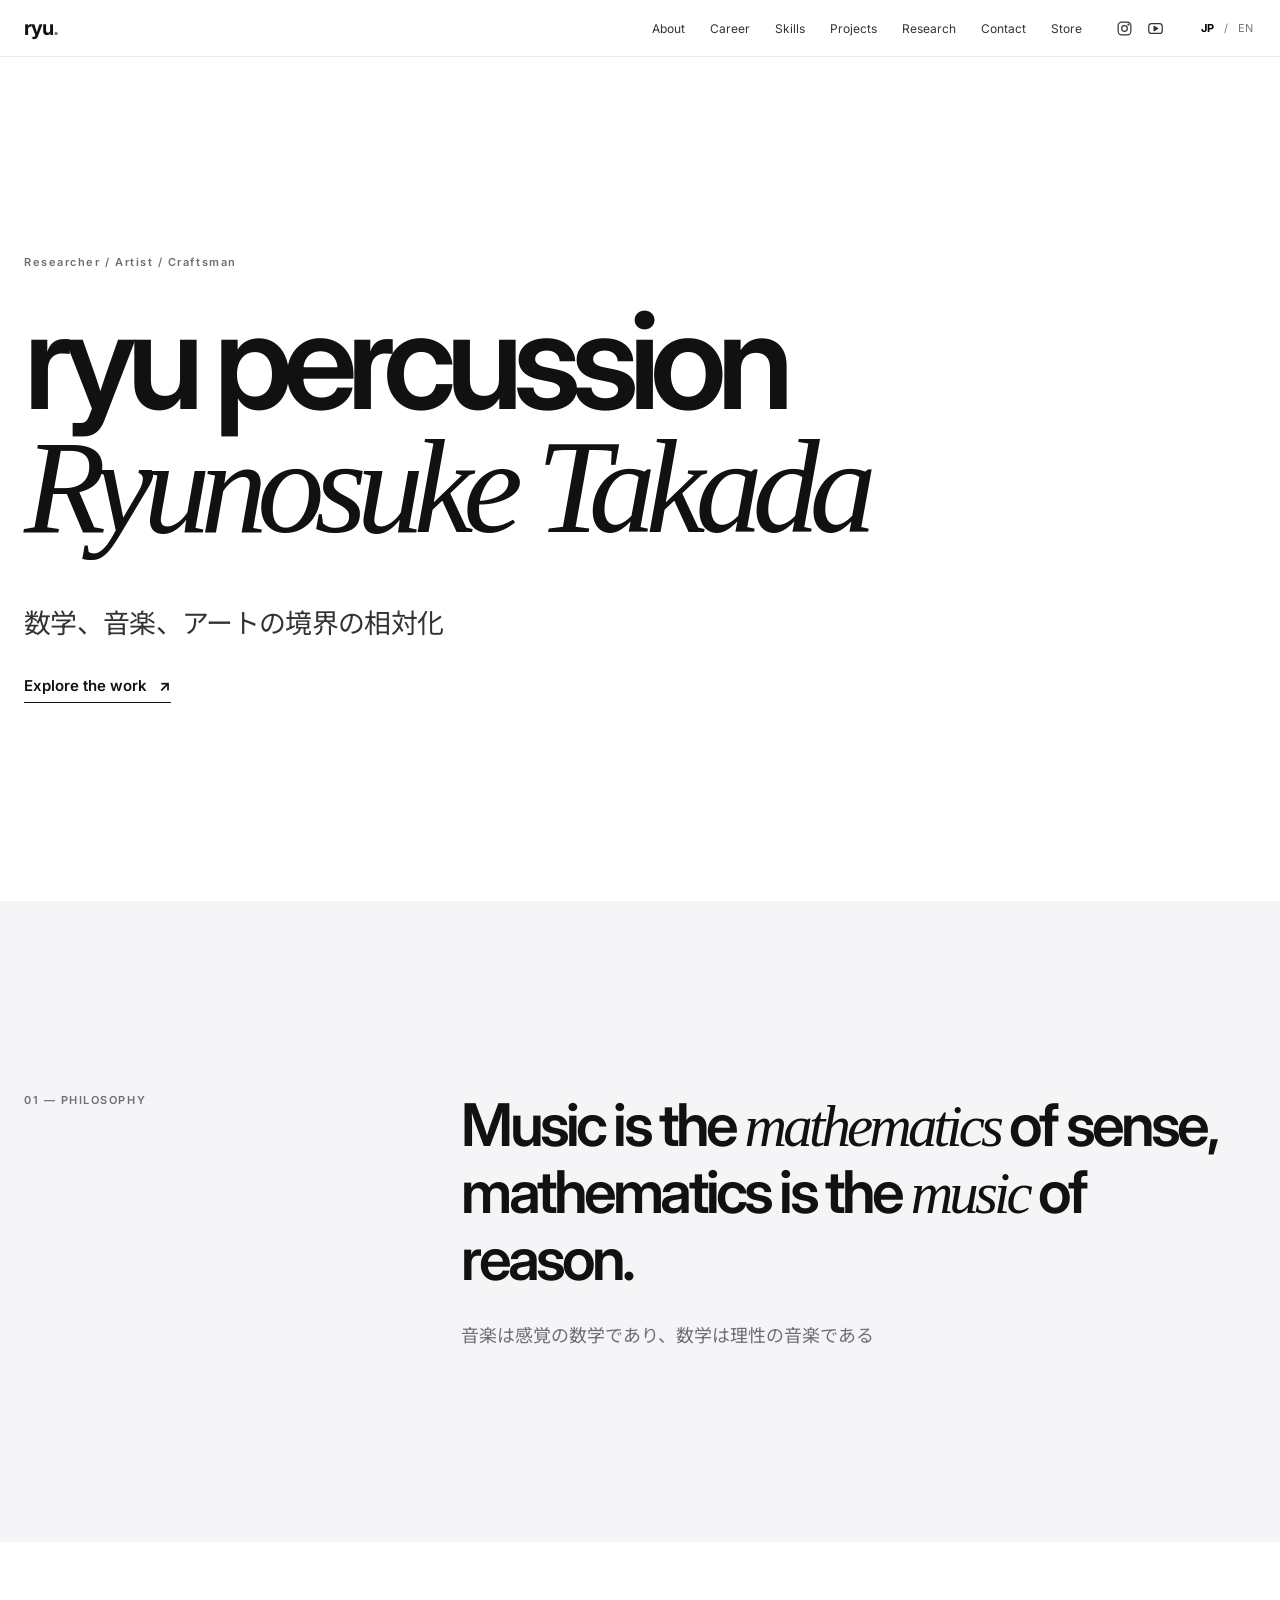
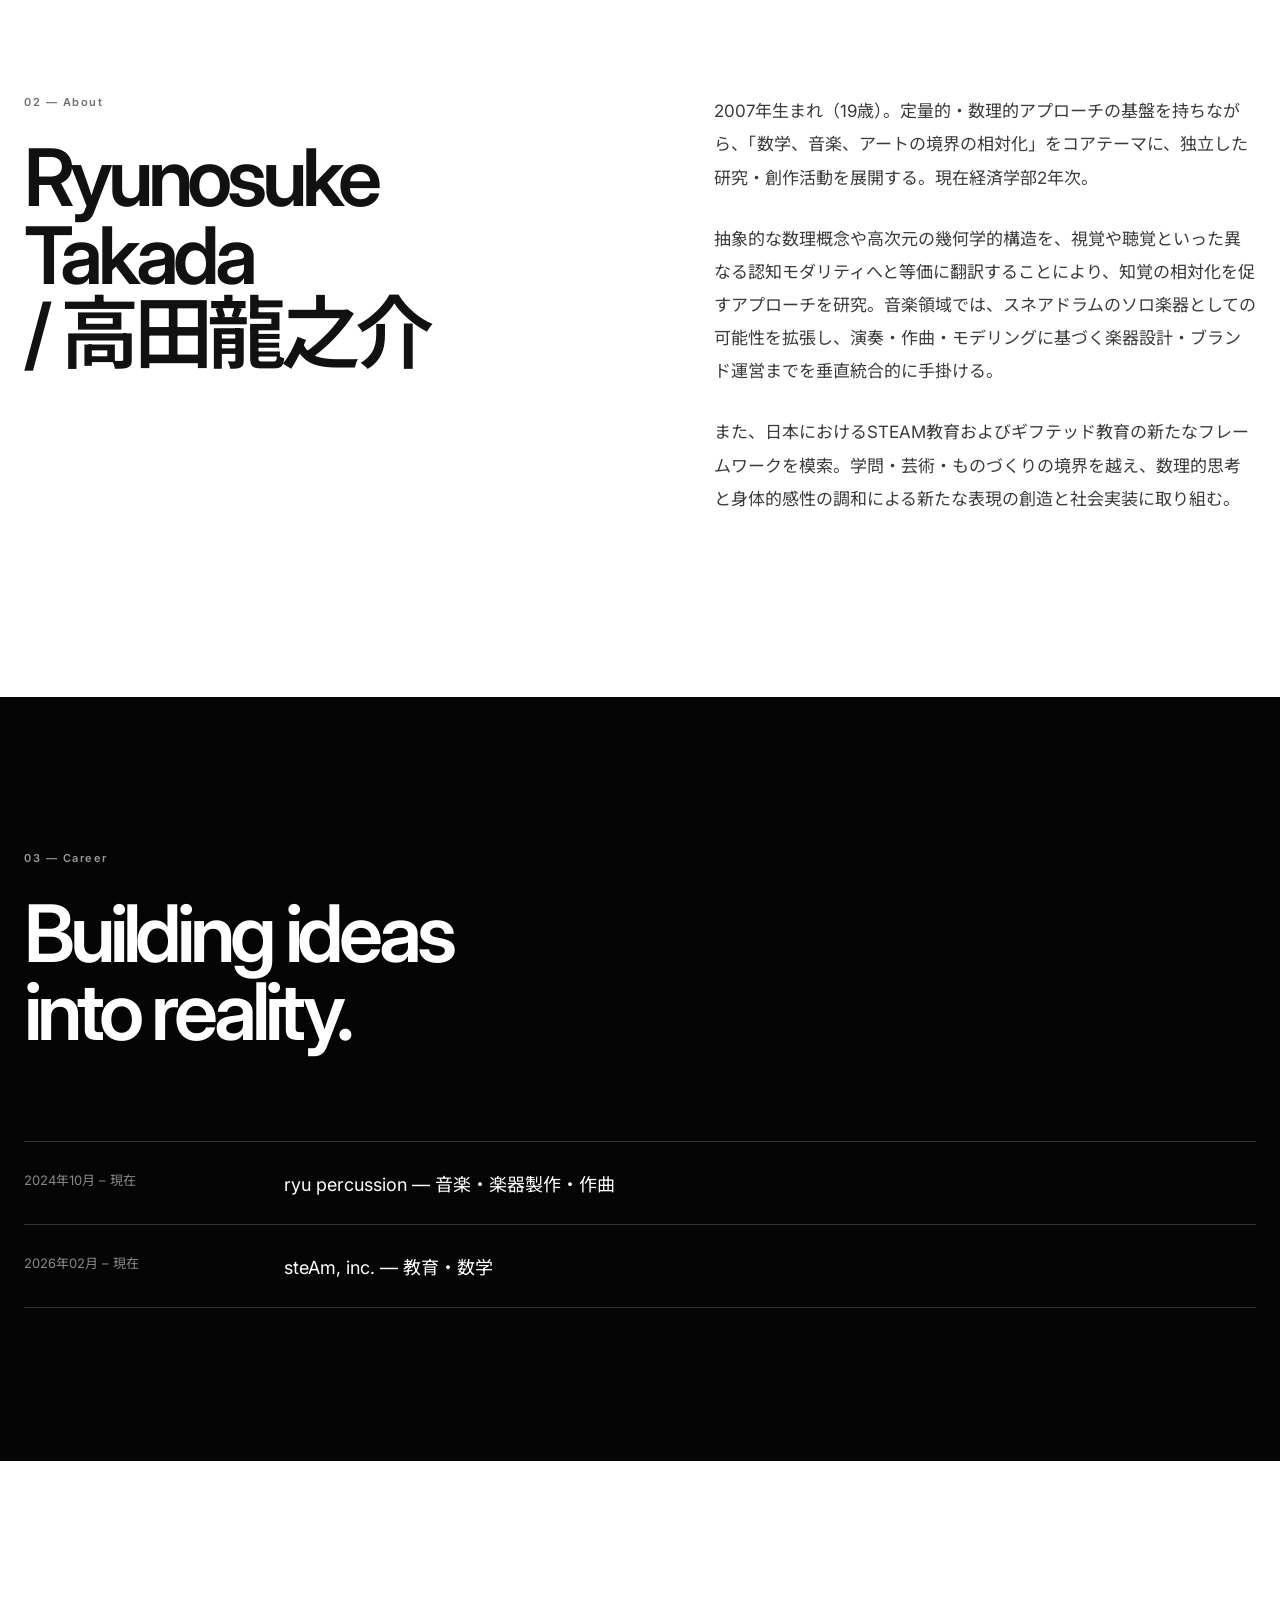
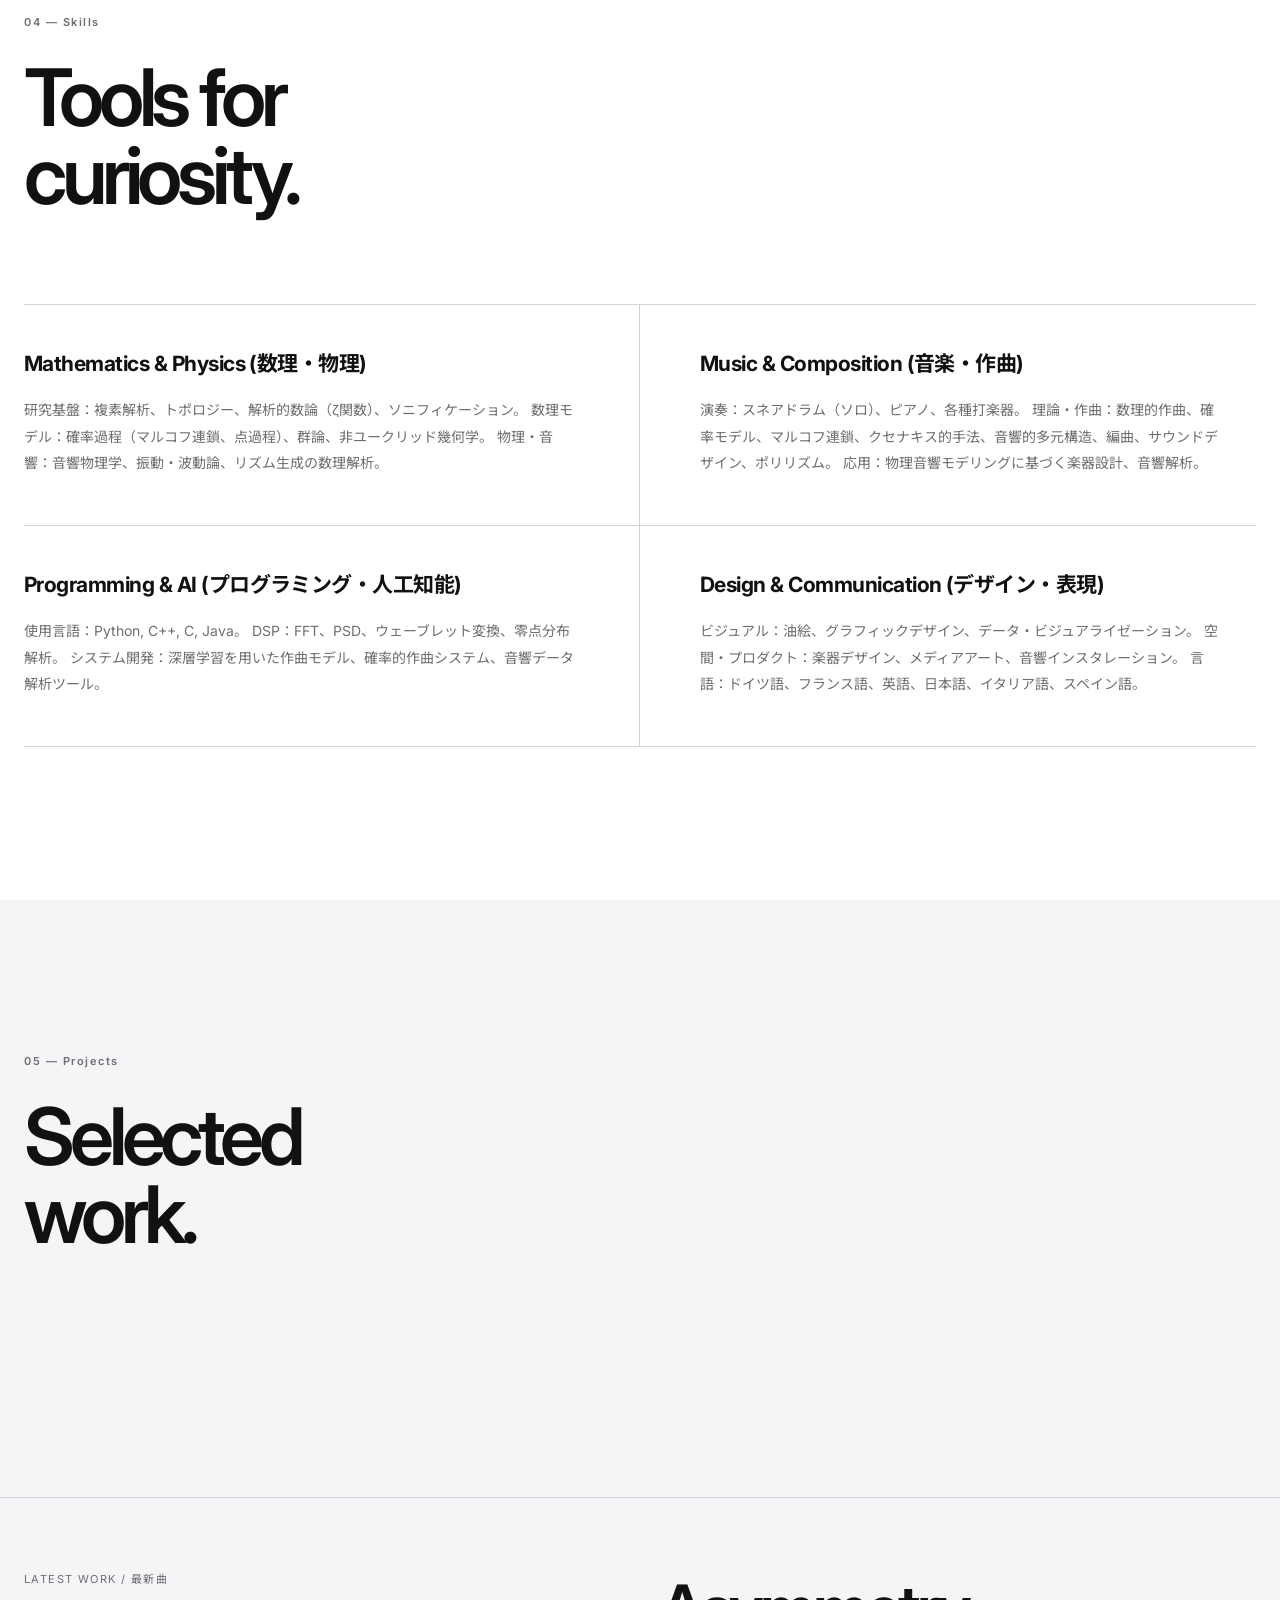
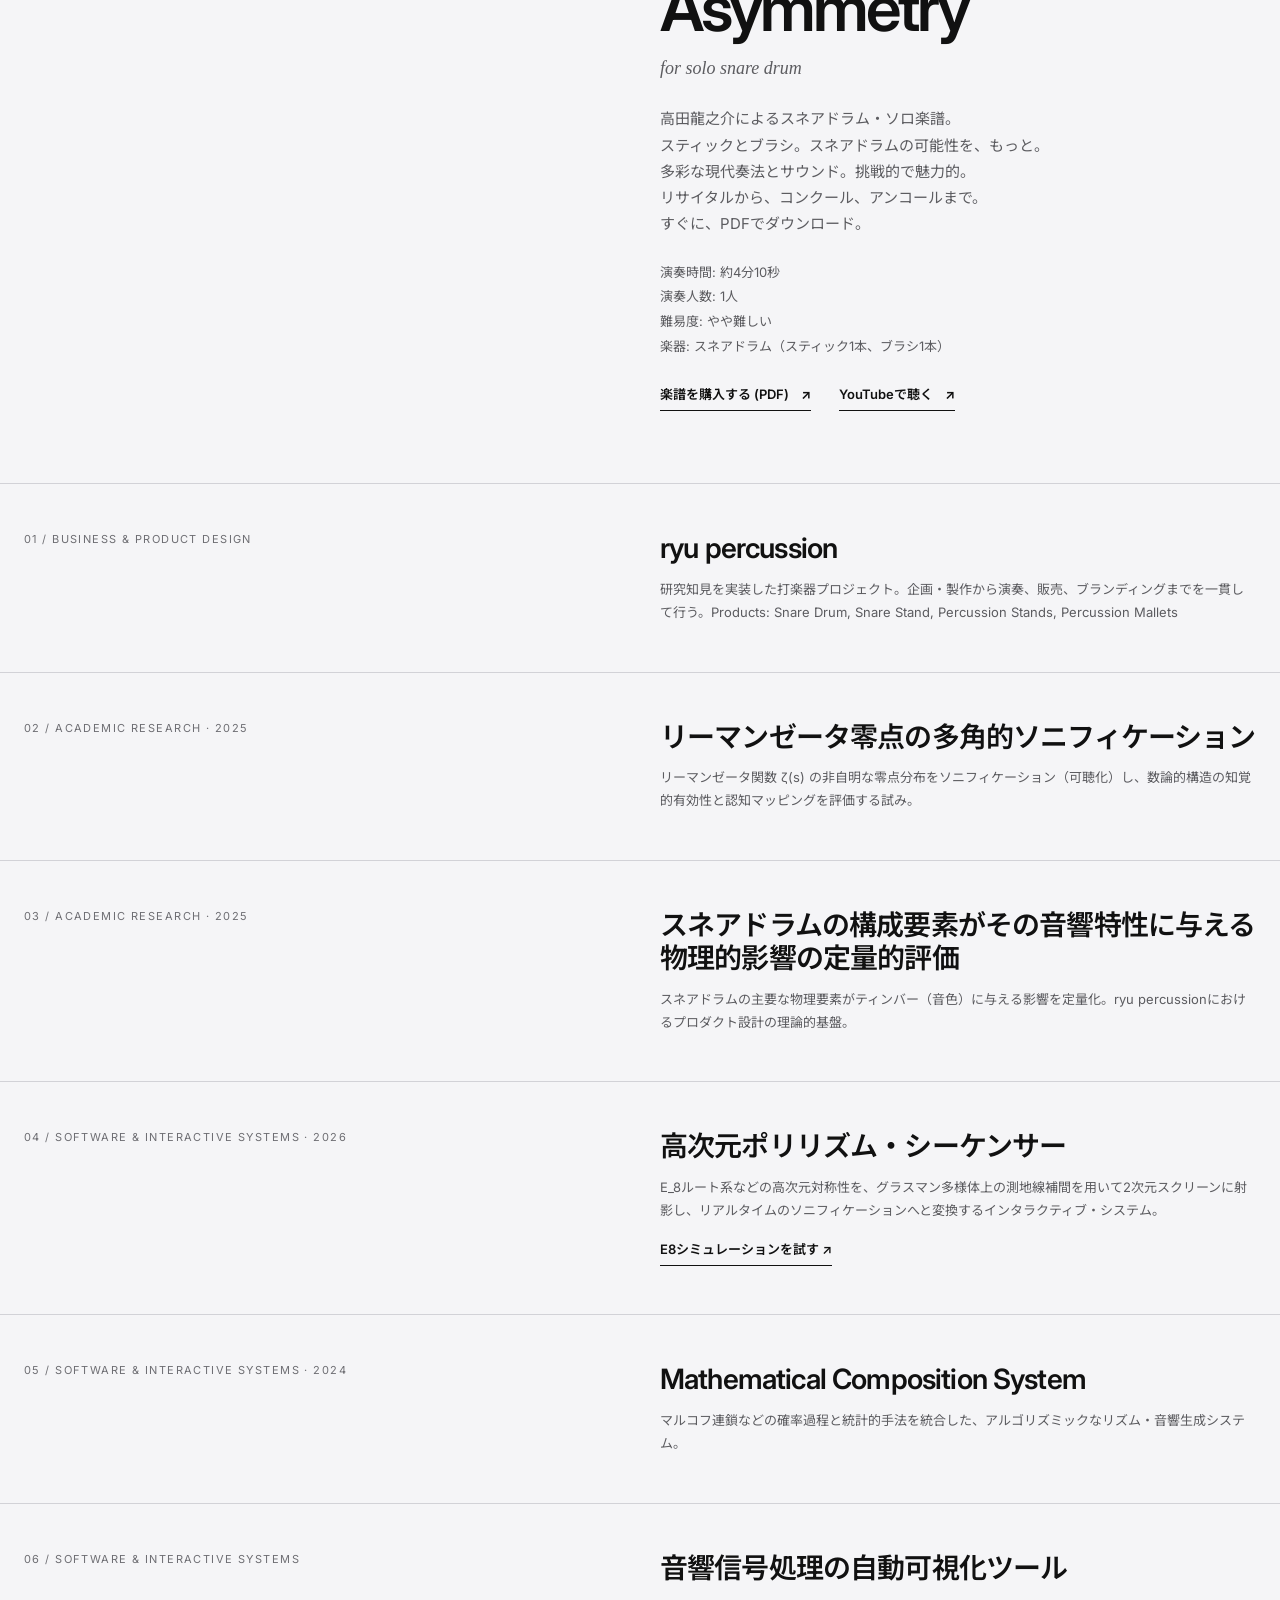
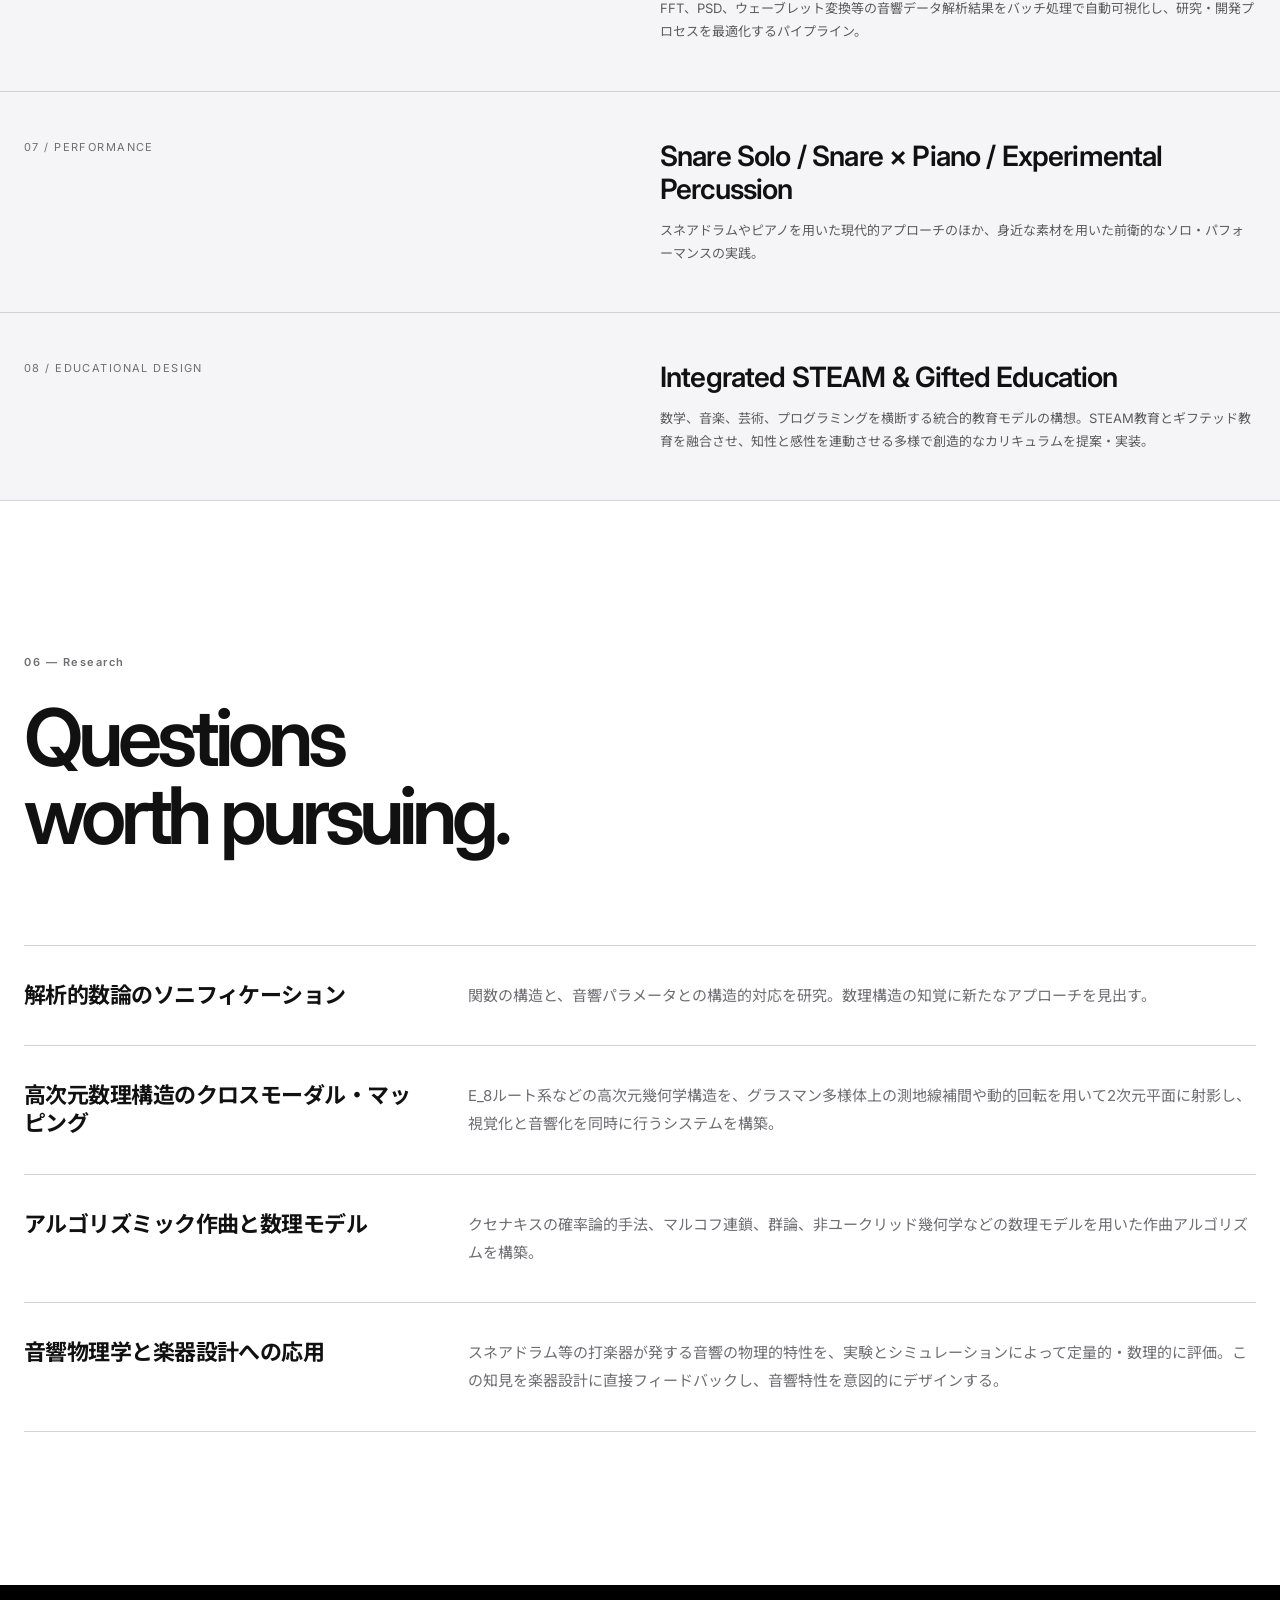
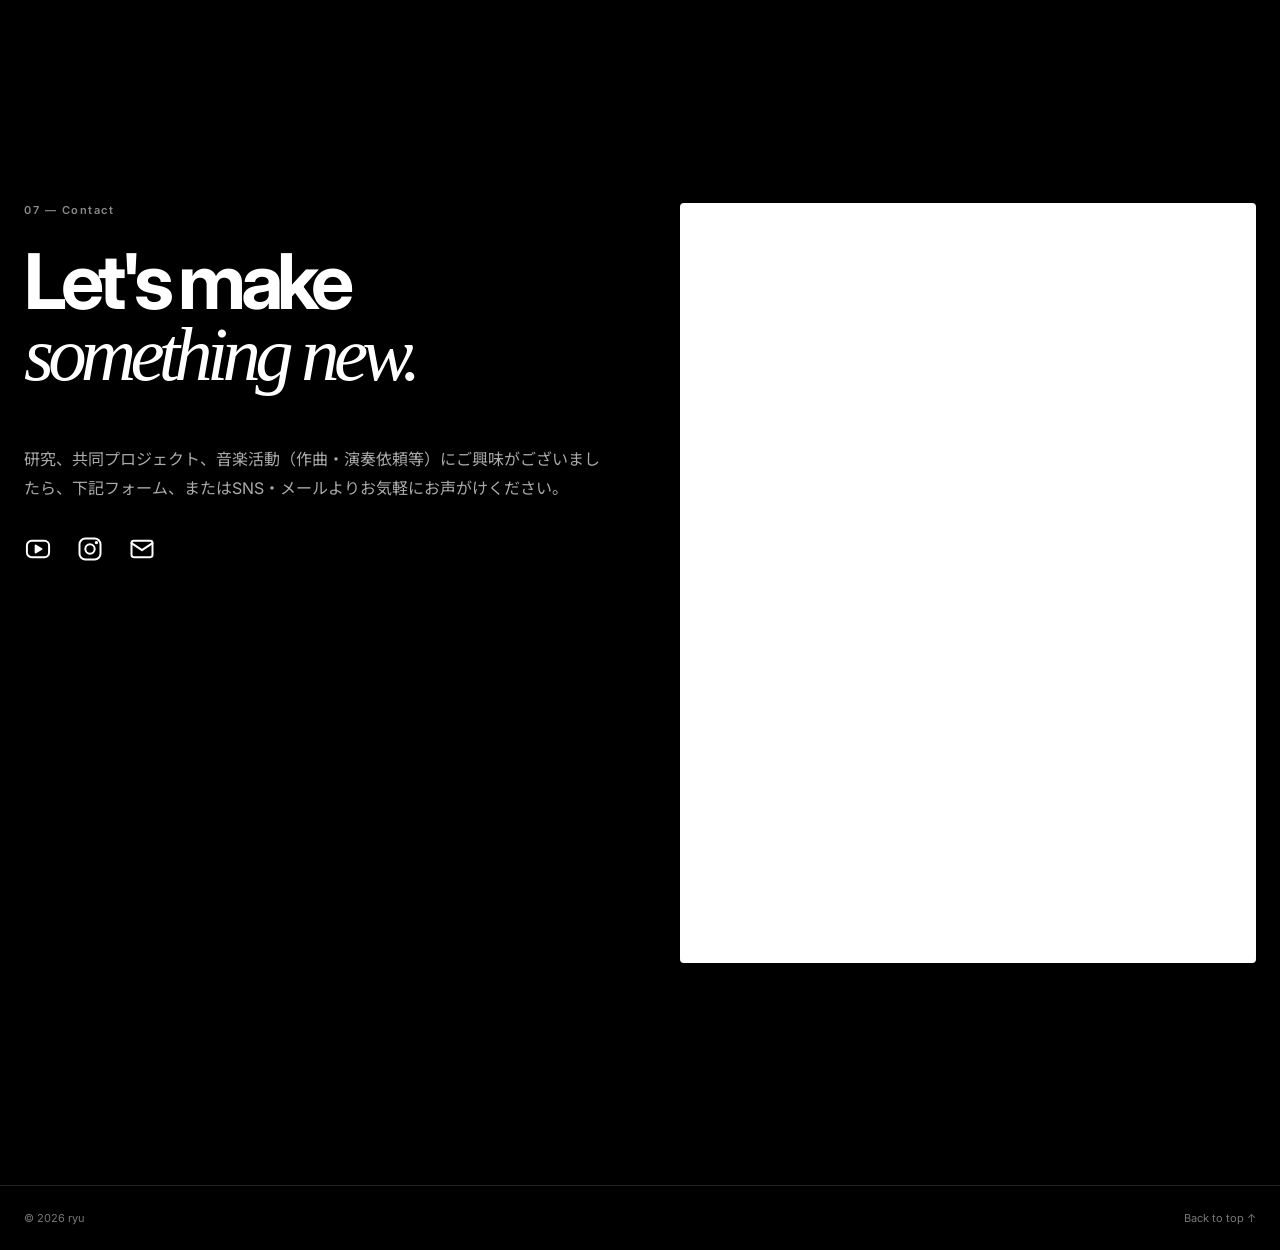
<file: index.html>
<!doctype html>
<html lang="ja">
<head>
  <meta charset="UTF-8">
  <meta name="viewport" content="width=device-width, initial-scale=1.0">
  <meta name="description" content="ryu percussion — Ryunosuke Takada">
  <title>ryu percussion — Ryunosuke Takada</title>
  <link rel="preconnect" href="https://fonts.googleapis.com">
  <link rel="preconnect" href="https://fonts.gstatic.com" crossorigin>
  <link href="https://fonts.googleapis.com/css2?family=Inter:wght@400;500;600;700&family=Noto+Sans+JP:wght@400;500;600;700&display=swap" rel="stylesheet">
  <link rel="stylesheet" href="style.css">
</head>
<body>
  <header class="site-header" id="top">
    <div class="nav-shell">
      <a class="brand" href="#top" aria-label="ryu home">ryu<span>.</span></a>
      <nav class="nav-links" aria-label="Primary">
        <a href="#about" data-i18n="nav.about">About</a>
        <a href="#career" data-i18n="nav.career">Career</a>
        <a href="#skills" data-i18n="nav.skills">Skills</a>
        <a href="#projects" data-i18n="nav.projects">Projects</a>
        <a href="#research" data-i18n="nav.research">Research</a>
        <a href="#contact" data-i18n="nav.contact">Contact</a>
        <a href="https://ryupercussion.lemonsqueezy.com/" target="_blank" rel="noopener noreferrer" data-i18n="nav.store">Store</a>
      </nav>
      <div class="social-icons">
        <a href="https://www.instagram.com/ryu_percussion/" target="_blank" rel="noopener noreferrer" aria-label="Instagram"><svg viewBox="0 0 24 24" fill="none" stroke="currentColor" stroke-width="1.7" stroke-linecap="round" stroke-linejoin="round"><rect x="3" y="3" width="18" height="18" rx="5"/><circle cx="12" cy="12" r="4"/><circle cx="17.5" cy="6.5" r=".6" fill="currentColor"/></svg></a>
        <a href="https://www.youtube.com/@ryu_percussion" target="_blank" rel="noopener noreferrer" aria-label="YouTube"><svg viewBox="0 0 24 24" fill="none" stroke="currentColor" stroke-width="1.7" stroke-linecap="round" stroke-linejoin="round"><rect x="2.5" y="5" width="19" height="14" rx="4"/><path d="M10 9l5 3-5 3z" fill="currentColor"/></svg></a>
      </div>
      <div class="lang-switch" role="group" aria-label="Language switch">
        <button class="lang-btn active" type="button" data-lang="ja" aria-pressed="true">JP</button>
        <span>/</span>
        <button class="lang-btn" type="button" data-lang="en" aria-pressed="false">EN</button>
      </div>
      <button class="menu-button" type="button" aria-label="Open menu" aria-expanded="false">
        <span></span><span></span>
      </button>
    </div>
  </header>

  <main>
    <section class="hero section-pad">
      <div class="container">
        <p class="eyebrow" data-i18n="hero.eyebrow">Researcher / Artist / Craftsman</p>
        <h1 class="hero-title" data-i18n="hero.title">ryu percussion<br><em>Ryunosuke Takada</em></h1>
        <p class="hero-lead" data-i18n="hero.lead">数学、音楽、アートの境界の相対化</p>
        <a class="text-link" href="#projects"><span data-i18n="hero.cta">Explore the work</span> <b>↗</b></a>
      </div>
    </section>

    <section class="statement">
      <div class="container statement-grid">
        <p class="section-kicker" data-i18n="statement.kicker">01 — PHILOSOPHY</p>
        <h2 data-i18n="statement.title">Abstract ideas,<br><em>made perceivable.</em></h2>
      </div>
    </section>

    <section class="content-section section-pad" id="about">
      <div class="container two-col">
        <div class="section-heading">
          <p class="section-kicker">02 — <span data-i18n="nav.about">ABOUT</span></p>
          <h2 data-i18n="about.title">A practice<br>across disciplines.</h2>
        </div>
        <div class="prose">
          <p data-i18n="about.p1"></p>
          <p data-i18n="about.p2"></p>
          <p data-i18n="about.p3"></p>
        </div>
      </div>
    </section>

    <section class="dark-section section-pad" id="career">
      <div class="container">
        <div class="section-heading light">
          <p class="section-kicker">03 — <span data-i18n="nav.career">CAREER</span></p>
          <h2 data-i18n="career.title">Building ideas<br>into reality.</h2>
        </div>
        <div id="career-list" class="timeline"></div>
      </div>
    </section>

    <section class="content-section section-pad" id="skills">
      <div class="container">
        <div class="section-heading">
          <p class="section-kicker">04 — <span data-i18n="nav.skills">SKILLS</span></p>
          <h2 data-i18n="skills.title">Tools for<br>curiosity.</h2>
        </div>
        <div id="skills-grid" class="skills-grid"></div>
      </div>
    </section>

    <section class="project-section" id="projects">
      <div class="container section-pad">
        <div class="section-heading">
          <p class="section-kicker">05 — <span data-i18n="nav.projects">PROJECTS</span></p>
          <h2 data-i18n="projects.title">Selected<br>work.</h2>
        </div>
      </div>
      <div id="project-list" class="project-list"></div>
    </section>

    <section class="content-section section-pad" id="research">
      <div class="container">
        <div class="section-heading">
          <p class="section-kicker">06 — <span data-i18n="nav.research">RESEARCH</span></p>
          <h2 data-i18n="research.title">Questions<br>worth pursuing.</h2>
        </div>
        <div id="research-list" class="research-list"></div>
      </div>
    </section>

    <section class="contact-section" id="contact">
      <div class="container contact-grid">
        <div class="contact-main">
          <p class="section-kicker">07 — <span data-i18n="nav.contact">CONTACT</span></p>
          <h2 data-i18n="contact.title">Let's make<br><em>something new.</em></h2>
          <p data-i18n="contact.body"></p>
          <div class="contact-icons">
            <a href="https://www.youtube.com/@ryu_percussion" target="_blank" rel="noopener noreferrer" aria-label="YouTube"><svg viewBox="0 0 24 24" fill="none" stroke="currentColor" stroke-width="1.7" stroke-linecap="round" stroke-linejoin="round"><rect x="2.5" y="5" width="19" height="14" rx="4"/><path d="M10 9l5 3-5 3z" fill="currentColor"/></svg></a>
            <a href="https://www.instagram.com/ryu_percussion/" target="_blank" rel="noopener noreferrer" aria-label="Instagram"><svg viewBox="0 0 24 24" fill="none" stroke="currentColor" stroke-width="1.7" stroke-linecap="round" stroke-linejoin="round"><rect x="3" y="3" width="18" height="18" rx="5"/><circle cx="12" cy="12" r="4"/><circle cx="17.5" cy="6.5" r=".6" fill="currentColor"/></svg></a>
            <a href="mailto:info.ryupercussion@gmail.com" aria-label="Email"><svg viewBox="0 0 24 24" fill="none" stroke="currentColor" stroke-width="1.7" stroke-linecap="round" stroke-linejoin="round"><rect x="3" y="5" width="18" height="14" rx="2"/><path d="M3 7l9 6 9-6"/></svg></a>
          </div>
        </div>
        <div class="contact-form" id="contact-form-wrap"></div>
      </div>
    </section>
  </main>

  <footer class="site-footer">
    <div class="container footer-row">
      <span>© <span id="year"></span> ryu</span>
      <a href="#top" data-i18n="footer.back">Back to top ↑</a>
    </div>
  </footer>

  <script src="content.js"></script>
  <script src="script.js"></script>
</body>
</html>
</file>
<file: style.css>
:root{
  --black:#050505;
  --ink:#111;
  --gray:#6e6e73;
  --line:#d2d2d7;
  --soft:#f5f5f7;
  --white:#fff;
  --max:1240px;
  --ease:cubic-bezier(.22,.61,.36,1);
}
*{box-sizing:border-box}
html{scroll-behavior:smooth}
body{margin:0;background:var(--white);color:var(--ink);font-family:Inter,"Noto Sans JP",sans-serif;-webkit-font-smoothing:antialiased}
a{color:inherit;text-decoration:none}
button{font:inherit}
.container{width:min(calc(100% - 48px),var(--max));margin:auto}
.site-header{position:sticky;top:0;z-index:100;background:rgba(255,255,255,.78);backdrop-filter:saturate(180%) blur(20px);border-bottom:1px solid rgba(0,0,0,.08)}
.nav-shell{height:56px;width:min(calc(100% - 48px),var(--max));margin:auto;display:flex;align-items:center;gap:34px}
.brand{font-size:20px;font-weight:700;letter-spacing:-.05em;margin-right:auto}
.brand span{color:#777}
.nav-links{display:flex;gap:25px;font-size:12px;color:#333}
.nav-links a,.text-link,.contact-link{transition:opacity .25s ease}
.nav-links a:hover,.text-link:hover,.contact-link:hover{opacity:.5}
.lang-switch{display:flex;gap:7px;align-items:center;font-size:11px;color:#777}
.lang-switch button{border:0;background:none;padding:3px;cursor:pointer;color:#777}
.lang-switch button.active{color:#000;font-weight:700}
.menu-button{display:none;border:0;background:none;padding:5px}
.menu-button span{display:block;width:20px;height:1px;background:#111;margin:5px}
.section-pad{padding:clamp(90px,12vw,180px) 0}
.hero{min-height:calc(100vh - 56px);display:flex;align-items:center;background:var(--white)}
.eyebrow,.section-kicker{font-size:11px;letter-spacing:.14em;font-weight:600;color:var(--gray);margin:0 0 30px}
.hero-title{font-size:clamp(64px,10.5vw,150px);line-height:.92;letter-spacing:-.075em;font-weight:600;margin:0;max-width:1100px}
.hero-title em,.statement h2 em,.contact-section h2 em{font-family:Georgia,serif;font-weight:400}
.hero-lead{font-size:clamp(18px,2.1vw,28px);line-height:1.65;letter-spacing:-.025em;max-width:720px;color:#333;margin:52px 0 30px}
.text-link{display:inline-flex;gap:12px;align-items:center;font-size:15px;font-weight:600;border-bottom:1px solid #111;padding-bottom:7px}
.statement{background:var(--soft);padding:clamp(100px,15vw,220px) 0}
.statement-grid{display:grid;grid-template-columns:1fr 2fr;gap:40px}
.statement h2,.section-heading h2{font-size:clamp(46px,6.2vw,88px);line-height:.98;letter-spacing:-.065em;font-weight:600;margin:0}
.two-col{display:grid;grid-template-columns:1fr 1fr;gap:12%;align-items:start}
.prose{font-size:17px;line-height:1.95;color:#3b3b3d;max-width:650px}
.prose p{margin:0 0 28px}
.section-heading{margin-bottom:90px}
.section-heading.light .section-kicker{color:#999}
.dark-section{background:var(--black);color:var(--white)}
.timeline{border-top:1px solid #333}
.timeline-item{display:grid;grid-template-columns:230px 1fr;gap:30px;padding:28px 0;border-bottom:1px solid #333;font-size:18px}
.timeline-item .date{color:#888;font-size:13px}
.skills-grid{display:grid;grid-template-columns:repeat(2,1fr);border-top:1px solid var(--line)}
.skill-card{padding:42px 30px 48px 0;border-bottom:1px solid var(--line)}
.skill-card:nth-child(odd){border-right:1px solid var(--line);padding-right:60px}
.skill-card:nth-child(even){padding-left:60px}
.skill-card h3{font-size:21px;letter-spacing:-.025em;margin:0 0 20px}
.skill-card p{font-size:14px;line-height:1.9;color:var(--gray);margin:0}
.project-section{background:var(--soft)}
.project-list{border-top:1px solid var(--line)}
.project-item{display:grid;grid-template-columns:minmax(250px,1fr) minmax(300px,1fr);gap:60px;padding:72px max(24px,calc((100vw - var(--max))/2));border-bottom:1px solid var(--line);transition:background .3s var(--ease)}
.project-item:hover{background:#e9e9eb}
.project-meta{font-size:11px;letter-spacing:.13em;color:var(--gray);text-transform:uppercase}
.project-item h3{font-size:clamp(30px,4vw,54px);line-height:1.03;letter-spacing:-.055em;margin:0 0 22px;font-weight:600}
.project-item p{font-size:15px;line-height:1.85;color:#5c5c60;max-width:650px;margin:0}
.research-list{border-top:1px solid var(--line)}
.research-item{padding:36px 0;border-bottom:1px solid var(--line);display:grid;grid-template-columns:1fr 2fr;gap:50px}
.research-item h3{font-size:22px;line-height:1.25;letter-spacing:-.025em;margin:0}
.research-item p{font-size:15px;line-height:1.85;color:var(--gray);margin:0}
.contact-section{background:#000;color:#fff;padding:clamp(110px,17vw,230px) 0}
.contact-section .section-kicker{color:#888}
.contact-section h2{font-size:clamp(60px,9vw,128px);line-height:.92;letter-spacing:-.075em;margin:0 0 55px}
.contact-section> .container > p:not(.section-kicker){max-width:620px;color:#aaa;line-height:1.8;font-size:16px;margin-bottom:25px}
.contact-link{font-size:18px;border-bottom:1px solid #777;padding-bottom:8px}
.site-footer{background:#000;color:#777;border-top:1px solid #222;padding:25px 0;font-size:11px}
.footer-row{display:flex;justify-content:space-between}
[hidden]{display:none!important}
@media(max-width:800px){
  .container,.nav-shell{width:min(calc(100% - 36px),var(--max))}
  .nav-links{display:none;position:absolute;left:0;right:0;top:56px;background:#fff;padding:25px 18px;flex-direction:column;border-bottom:1px solid var(--line)}
  .nav-links.open{display:flex}
  .menu-button{display:block}
  .hero-title{font-size:clamp(54px,16vw,92px)}
  .hero-lead{font-size:18px;margin-top:35px}
  .statement-grid,.two-col{grid-template-columns:1fr;gap:55px}
  .section-heading{margin-bottom:60px}
  .skills-grid{grid-template-columns:1fr}
  .skill-card:nth-child(odd){border-right:0;padding-right:0}
  .skill-card:nth-child(even){padding-left:0}
  .timeline-item{grid-template-columns:1fr;gap:8px}
  .project-item{grid-template-columns:1fr;gap:30px;padding:55px 18px}
  .research-item{grid-template-columns:1fr;gap:15px}
  .contact-section h2{font-size:clamp(55px,15vw,90px)}
}
@media(prefers-reduced-motion:reduce){html{scroll-behavior:auto}.project-item{transition:none}}

.social-icons{display:flex;gap:14px;align-items:center}
.social-icons a{display:flex;color:#333;transition:opacity .25s ease}
.social-icons a:hover{opacity:.5}
.social-icons svg{width:17px;height:17px}
.statement h2{font-size:clamp(34px,4.6vw,66px);line-height:1.1}
.statement-ja{display:block;margin-top:28px;font:400 clamp(14px,1.4vw,18px)/1.7 "Noto Sans JP",sans-serif;letter-spacing:0;color:var(--gray)}
.project-item{gap:40px;padding-top:48px;padding-bottom:48px}
.project-item h3{font-size:clamp(20px,2.3vw,28px);line-height:1.2;letter-spacing:-.03em;margin:0 0 12px}
.project-item p{font-size:13px;line-height:1.75}
.project-item .text-link{margin-top:18px;font-size:13px}
.project-item.featured{padding-top:72px;padding-bottom:72px}
.project-item.featured h3{font-size:clamp(40px,5vw,64px);letter-spacing:-.05em;margin-bottom:6px}
.project-item.featured p{font-size:15px}
.feat-sub{font-family:Georgia,serif;font-style:italic;font-size:18px!important;margin-bottom:22px!important}
.spec-list{list-style:none;padding:0;margin:22px 0 0;font-size:13px;line-height:1.9;color:#5c5c60}
.feat-links{display:flex;gap:28px;flex-wrap:wrap;margin-top:8px}
.contact-grid{display:grid;grid-template-columns:1fr 1fr;gap:80px;align-items:start}
.contact-section h2{font-size:clamp(44px,6vw,84px)}
.contact-main>p:not(.section-kicker){max-width:620px;color:#aaa;line-height:1.8;font-size:16px;margin:0 0 32px}
.contact-icons{display:flex;gap:24px}
.contact-icons a{display:flex;transition:opacity .25s ease}
.contact-icons a:hover{opacity:.5}
.contact-icons svg{width:28px;height:28px}
.contact-form iframe{width:100%;height:760px;border:0;background:#fff;border-radius:4px}
.form-note{color:#888;font-size:14px}
@media(max-width:800px){.contact-grid{grid-template-columns:1fr;gap:50px}.social-icons{gap:12px}.nav-shell{gap:16px}}
</file>
